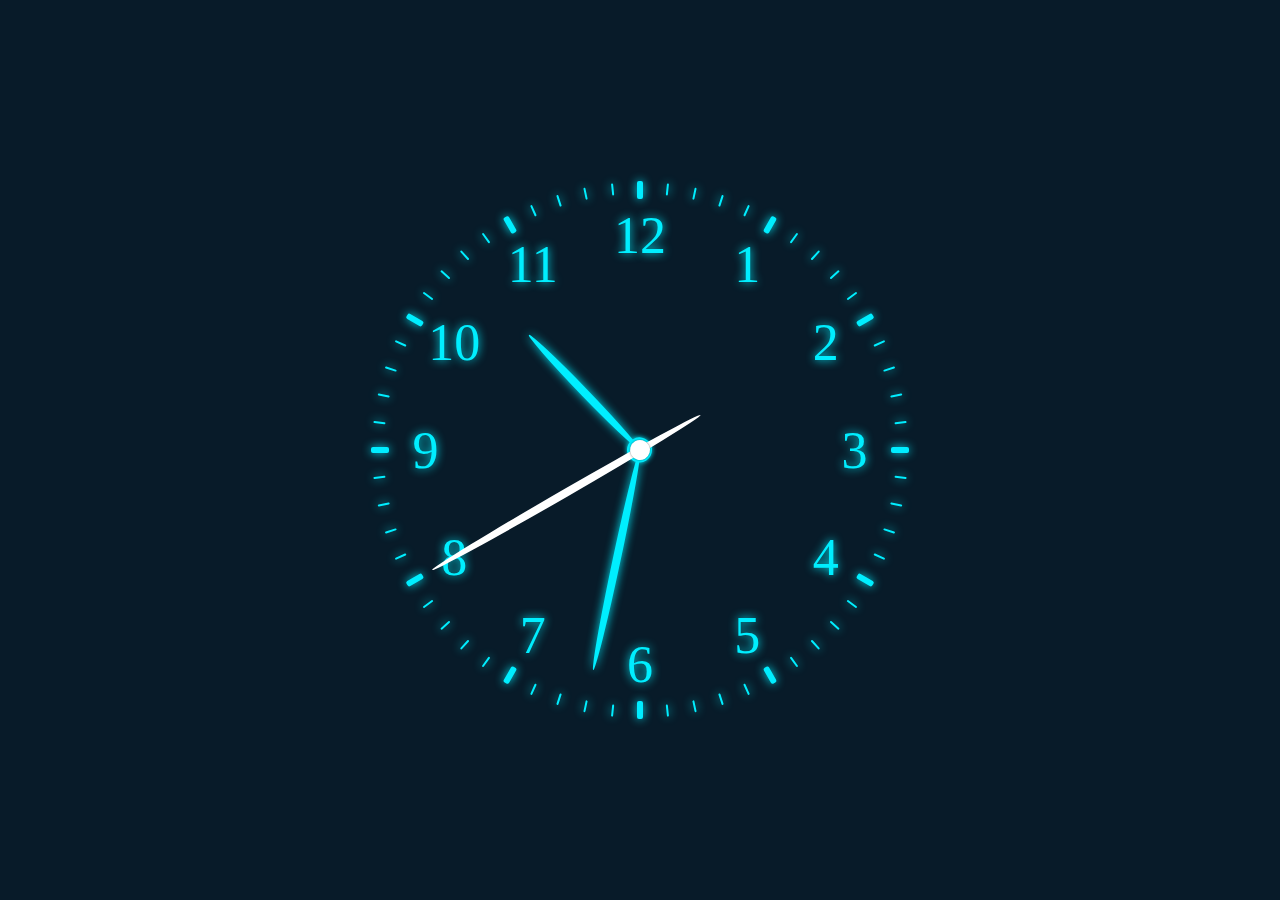
<file: index.html>
<!DOCTYPE html>
<html lang="en">

<head>
    <meta charset="UTF-8">
    <meta name="viewport" content="width=device-width, initial-scale=1.0">
    <title>Document</title>
    <link rel="stylesheet" href="style.css">
</head>

<body>
    <!-- <h2 class="ag">Analog clock</h2> -->
    <div class="wrapper">
        <div class="bar-seconds"></div>
        <div class="number-hours"></div>

        <div class="hands-box">
            <div class="hand hours"><i></i></div>
            <div class="hand minutes"><i></i></div>
            <div class="hand seconds" ><i></i></div>

        </div>
    </div>

    <script src="./main.js"></script>
</body>

</html>
</file>
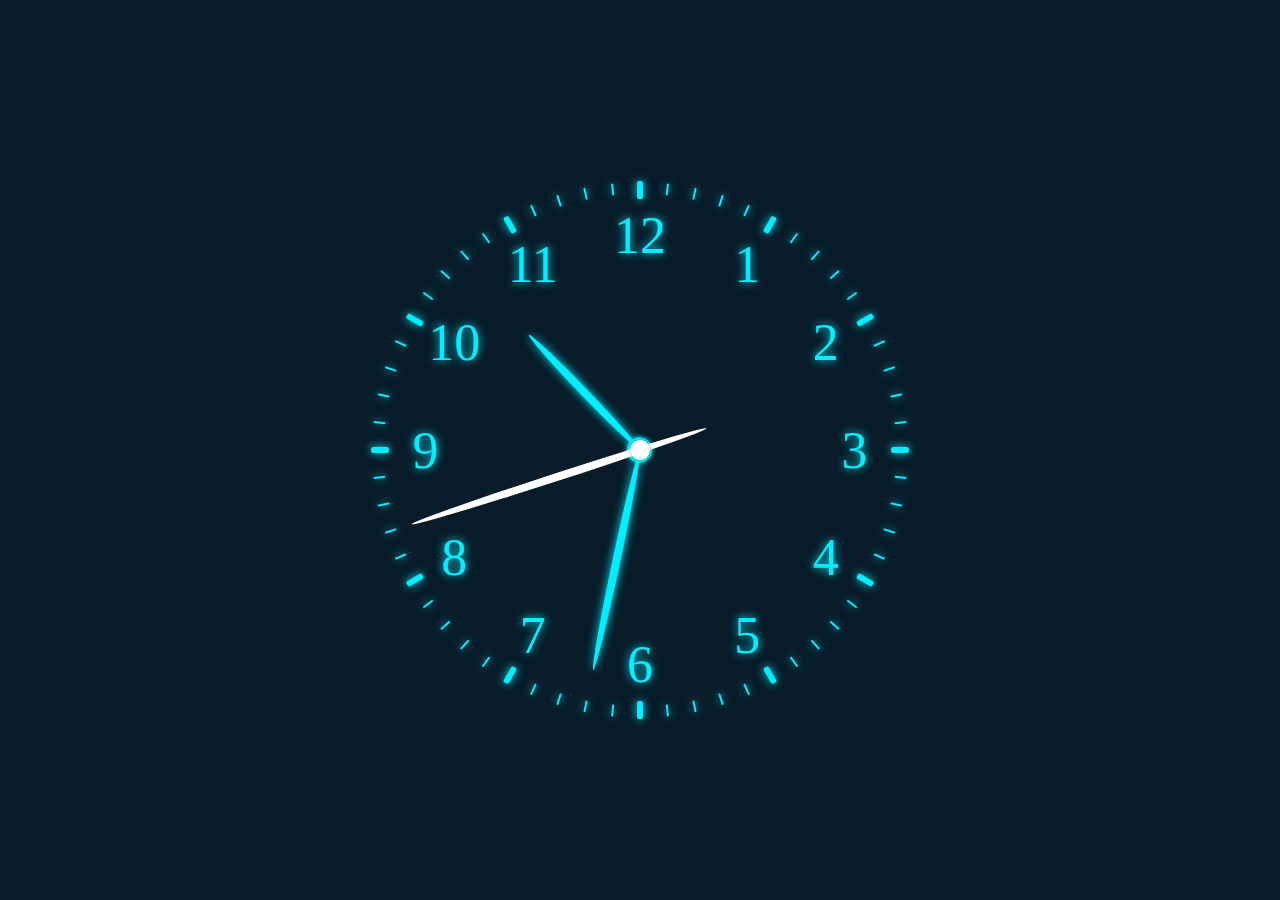
<file: analog.html>
<!DOCTYPE html>
<html lang="en">

<head>
    <meta charset="UTF-8">
    <meta name="viewport" content="width=device-width, initial-scale=1.0">
    <title>Document</title>
    <link rel="stylesheet" href="style.css">
</head>

<body>
    <!-- <h2 class="ag">Analog clock</h2> -->
    <div class="wrapper">
        <div class="bar-seconds"></div>
        <div class="number-hours"></div>

        <div class="hands-box">
            <div class="hand hours"><i></i></div>
            <div class="hand minutes"><i></i></div>
            <div class="hand seconds" ><i></i></div>

        </div>
    </div>

    <script src="./analog.js"></script>
</body>

</html>
</file>
<file: style.css>
* {
    margin: 0;
    padding: 0;
    box-sizing: border-box;
}

body {
    display: flex;
    justify-content: center;
    align-items: center;
    min-height: 100vh;
    background: #081b29;
    overflow: hidden;
}

.wrapper {
    position: relative;
    width: 500px;
    height: 500px;
    /* background: seagreen; */
    border-radius: 50%;
    display: flex;
    justify-content: center;
    align-items: center;
    animation: colorful 30s linear infinite;
}

@keyframes colorful {
    100% {
        filter: hue-rotate(360deg);
    }
}

.bar-seconds,
.number-hours {
    position: absolute;
    width: 100%;
    height: 100%;
    border-radius: 50%;
    /* background: purple; */
}

.bar-seconds span {
    position: absolute;
    transform: rotate(calc(var(--index) * 6deg));
    inset: -20px;
    text-align: center;
}

.bar-seconds span p {
    display: inline-block;
    width: 2px;
    height: 12px;
    background: #0ef;
    border-radius: 2px;
    box-shadow: 0 0 10px #0ef;
}

.bar-seconds span:nth-child(5n) p {
    width: 6px;
    height: 18px;
    transform: translateY(1px);
}

.number-hours span {
    position: absolute;
    transform: rotate(calc(var(--index) * 30deg));
    inset: 6px;
    text-align: center;
}

.number-hours span p {
    font-size: 52px;
    color: #0ef;
    text-shadow: 0 0 10px #0ef;
    transform: rotate(calc(var(--index) * -30deg));

}

.hands-box {
    position: relative;
    display: flex;
    justify-content: center;
    align-items: center;
}

.hands-box .hand {
    position: absolute;
    border-radius: 50%;
    display: flex;
    justify-content: center;
}

.hands-box .hand i {
    display: inline-block;
    transform-origin: bottom;
    border-radius: 50%;
    box-shadow: 0 0 10px #0ef;
}

.hands-box .hours {
    width: 320px;
    height: 320px;

}

.hands-box .hours i {
    width: 8px;
    height: 160px;
    background: #0ef;

}

.hands-box .minutes {
    width: 450px;
    height: 450px;
}

.hands-box .minutes::before {
    content: "";
    position: absolute;
    top: 50%;
    transform: translateY(-50%);
    width: 25px;
    height: 25px;
    background: #0ef;
    border-radius: 50%;
    box-shadow: 0 0 5px #0ef;
}

.hands-box .minutes i {
    width: 8px;
    height: 225px;
    background: #0ef;


}

.hands-box .seconds {
    width: 480px;
    height: 480px;
}

.hands-box .seconds::before {
    content: "";
    position: absolute;
    top: 50%;
    transform: translateY(-50%);
    width: 20px;
    height: 20px;
    background: #fff;
    border-radius: 50%;
    box-shadow: 0 0 2px rgba(0, 0, 0, 0.5);
}

.hands-box .seconds i {
    width: 8px;
    height: calc(240px + 70px);
    background: white;
    box-shadow: none;
}
</file>
